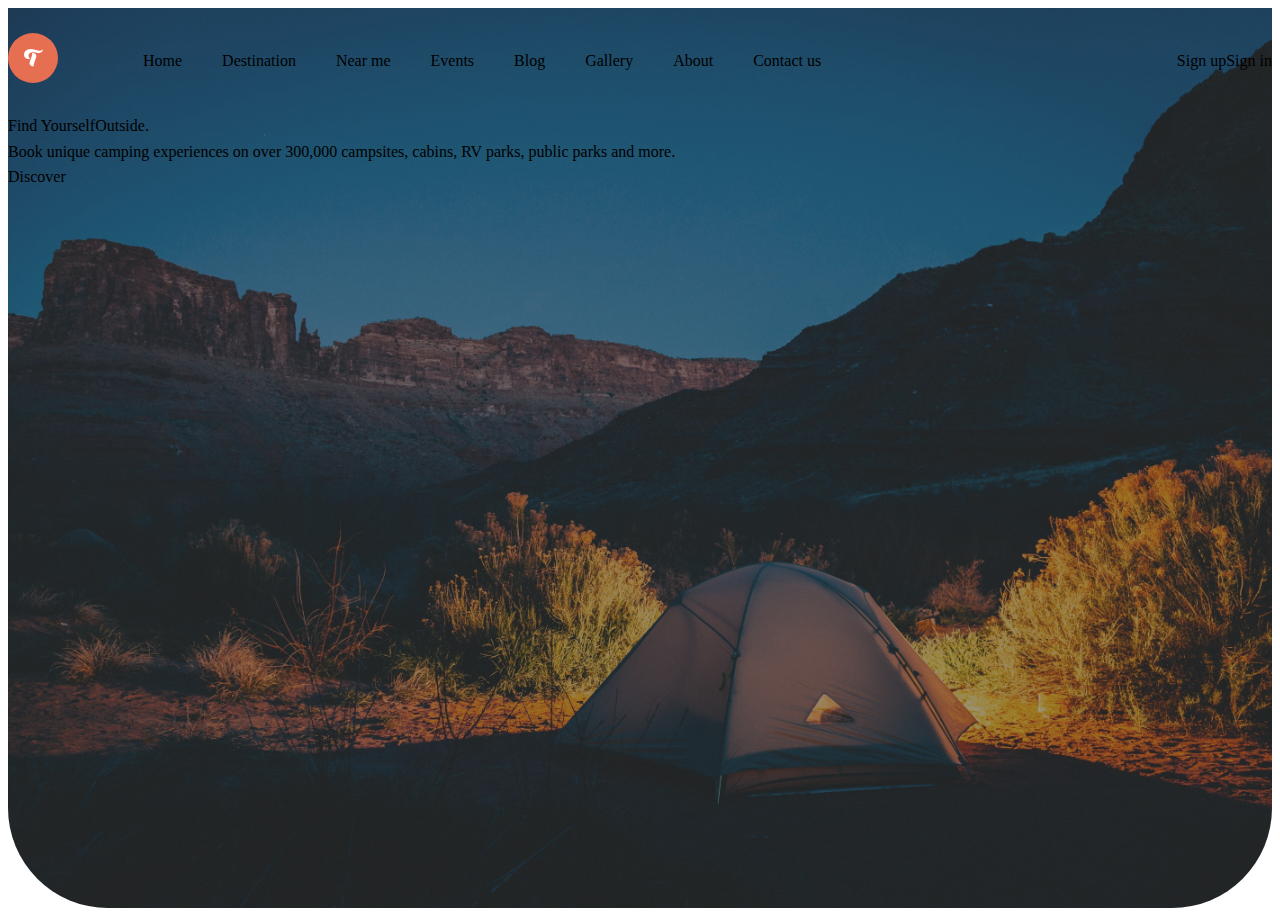
<file: index.html>
<html lang="en">
<head>
    <meta charset="UTF-8">
    <meta http-equiv="X-UA-Compatible" content="IE=edge">
    <meta name="viewport" content="width=device-width, initial-scale=1.0">
    <link rel="stylesheet" href="styles/app.css">
    <title>Camping Web</title>
</head>
<body>
    <header>
        <div class="container">
            <nav class="nav">
                <div class="nav__left center">
                    <div class="nav__logo">
                        <svg xmlns="http://www.w3.org/2000/svg" width="50" height="50" viewBox="0 0 50 50"><g transform="translate(0 -0.266)"><circle cx="25" cy="25" r="25" transform="translate(0 0.266)" fill="#e76f51"/><path d="M18.962-15.292a4.18,4.18,0,0,1-.3,1.237A3.231,3.231,0,0,1,17.951-13a3.642,3.642,0,0,1-1.139.756,5.089,5.089,0,0,1-1.6.373,7.131,7.131,0,0,1-1.757-.059q-.854-.137-1.7-.314t-1.678-.324A6.871,6.871,0,0,0,8.4-12.661a5.757,5.757,0,0,0-1.394.294,3.813,3.813,0,0,0-1.217.677,3.266,3.266,0,0,0-.854,1.119,3.674,3.674,0,0,0-.324,1.6,3.04,3.04,0,0,0,.236,1.227,4.13,4.13,0,0,0,.54.923,3.008,3.008,0,0,0,.579.579q.275.2.353.177a6.332,6.332,0,0,1-2.748.2A4.347,4.347,0,0,1,1.53-6.762,4.028,4.028,0,0,1,.313-8.46a4.731,4.731,0,0,1-.275-2.2,5.461,5.461,0,0,1,.638-2.12,5.239,5.239,0,0,1,1.355-1.6,6.385,6.385,0,0,1,1.953-1.031,8.462,8.462,0,0,1,2.434-.412,10.11,10.11,0,0,1,2.365.2q1.148.236,2.248.55t2.13.6a10.79,10.79,0,0,0,2.022.363,5.8,5.8,0,0,0,1.934-.167A4.707,4.707,0,0,0,18.962-15.292ZM7.93-9.343q.039-.118.147-.471a3.866,3.866,0,0,0,.147-.756,2.423,2.423,0,0,0-.049-.785.807.807,0,0,0-.422-.559q.393.02.471.02h.51a4.481,4.481,0,0,1,2.13.53,3.007,3.007,0,0,1,1.129,1.129,2.883,2.883,0,0,1,.353,1.384,3.964,3.964,0,0,1-.2,1.3L9.971-1.118Q9.932-1,9.824-.647a3.866,3.866,0,0,0-.147.756,2.423,2.423,0,0,0,.049.785.807.807,0,0,0,.422.559q-.393-.02-.471-.02h-.51A4.481,4.481,0,0,1,7.037.9,3.007,3.007,0,0,1,5.908-.225a2.883,2.883,0,0,1-.353-1.384,3.964,3.964,0,0,1,.2-1.3Z" transform="translate(15.989 32.095)" fill="#fff"/></g></svg>
                    </div>
                    <div class="nav__menus center">
                        <div class="nav__menu">Home</div>
                        <div class="nav__menu">Destination</div>
                        <div class="nav__menu">Near me</div>
                        <div class="nav__menu">Events</div>
                        <div class="nav__menu">Blog</div>
                        <div class="nav__menu">Gallery</div>
                        <div class="nav__menu">About</div>
                        <div class="nav__menu">Contact us</div>
                </div>
            </div>
                <div class="nav__right">
                    <div class="links center">
                        <div class="link">Sign up</div>
                        <div class="link">Sign in</div>
                    </div>
                </div>
            </nav>
            <div class="content">
                <div class="content__title">Find YourselfOutside.</div>
                <div class="content__caption">Book unique camping experiences on over 300,000 campsites, cabins, RV parks, public parks and more.</div>
                <div class="content__button">Discover</div>
            </div>
        </div>
    </header>
</body>
</html>
</file>
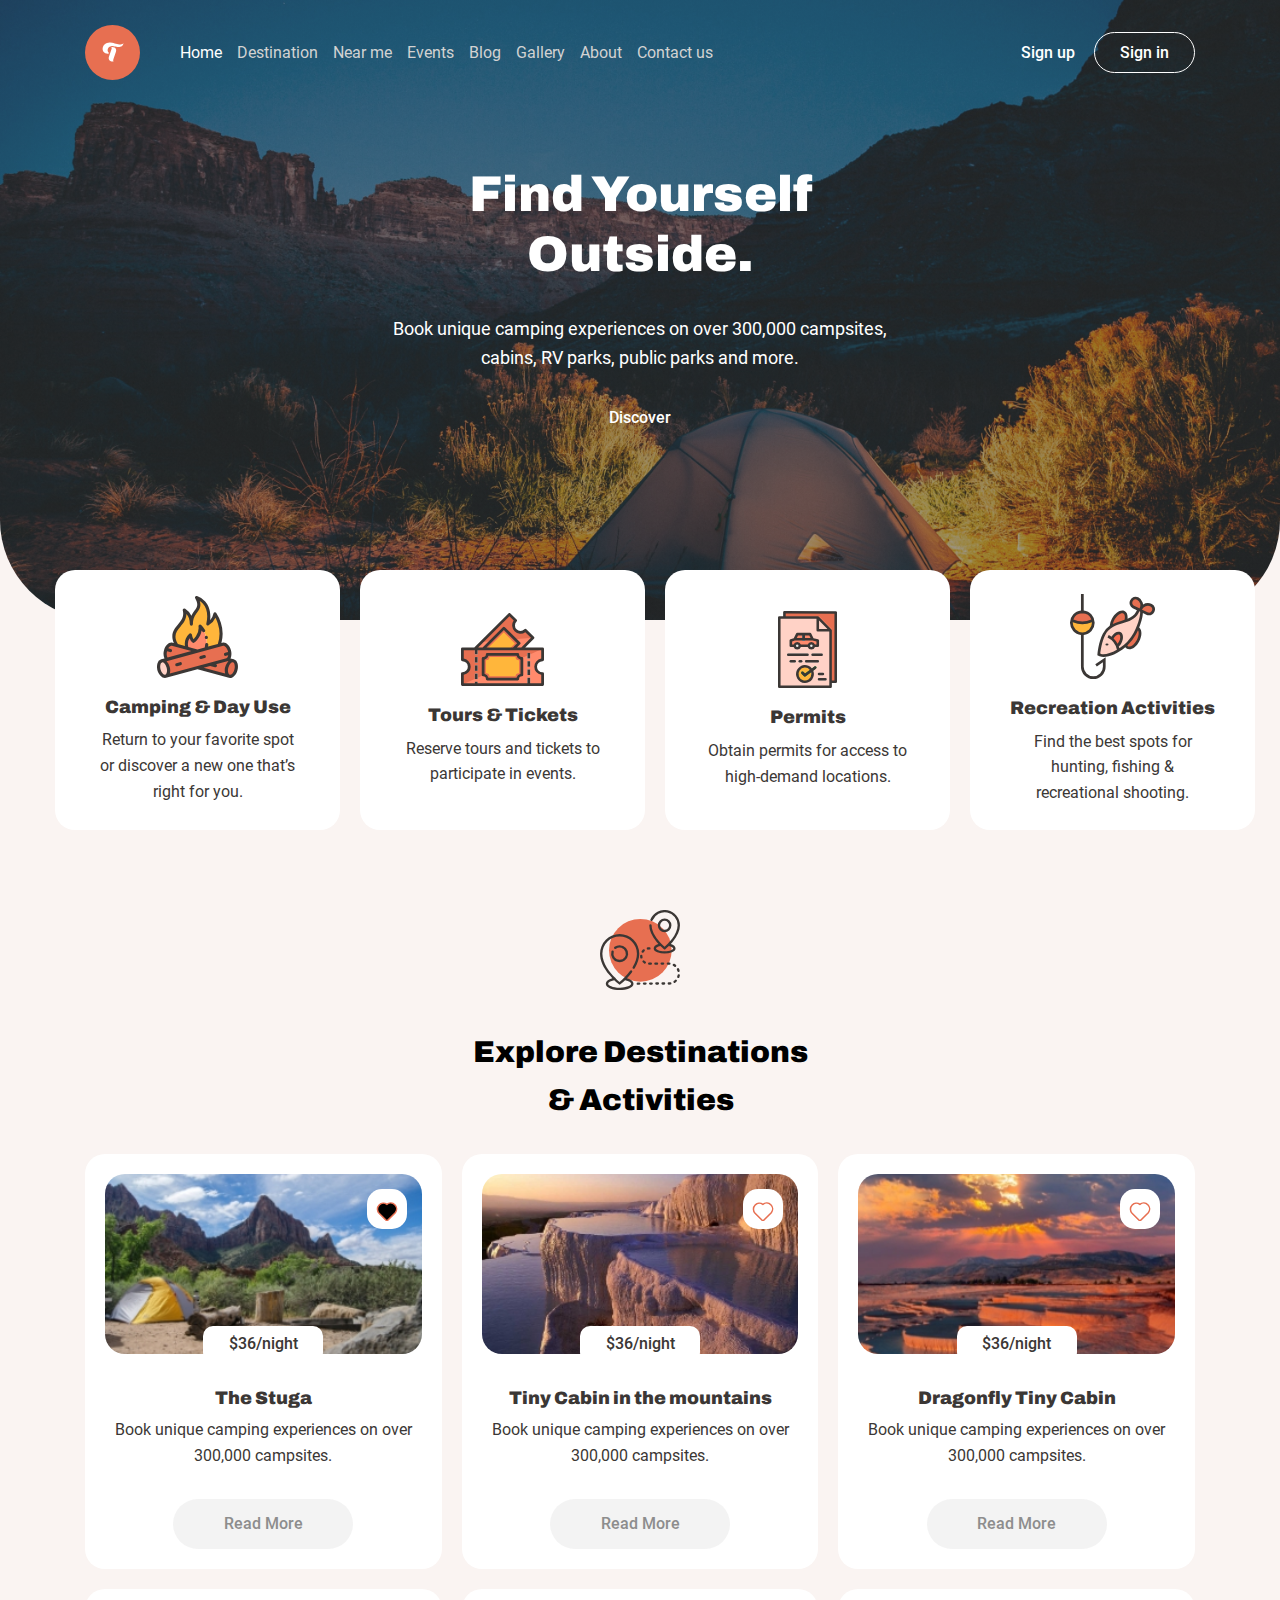
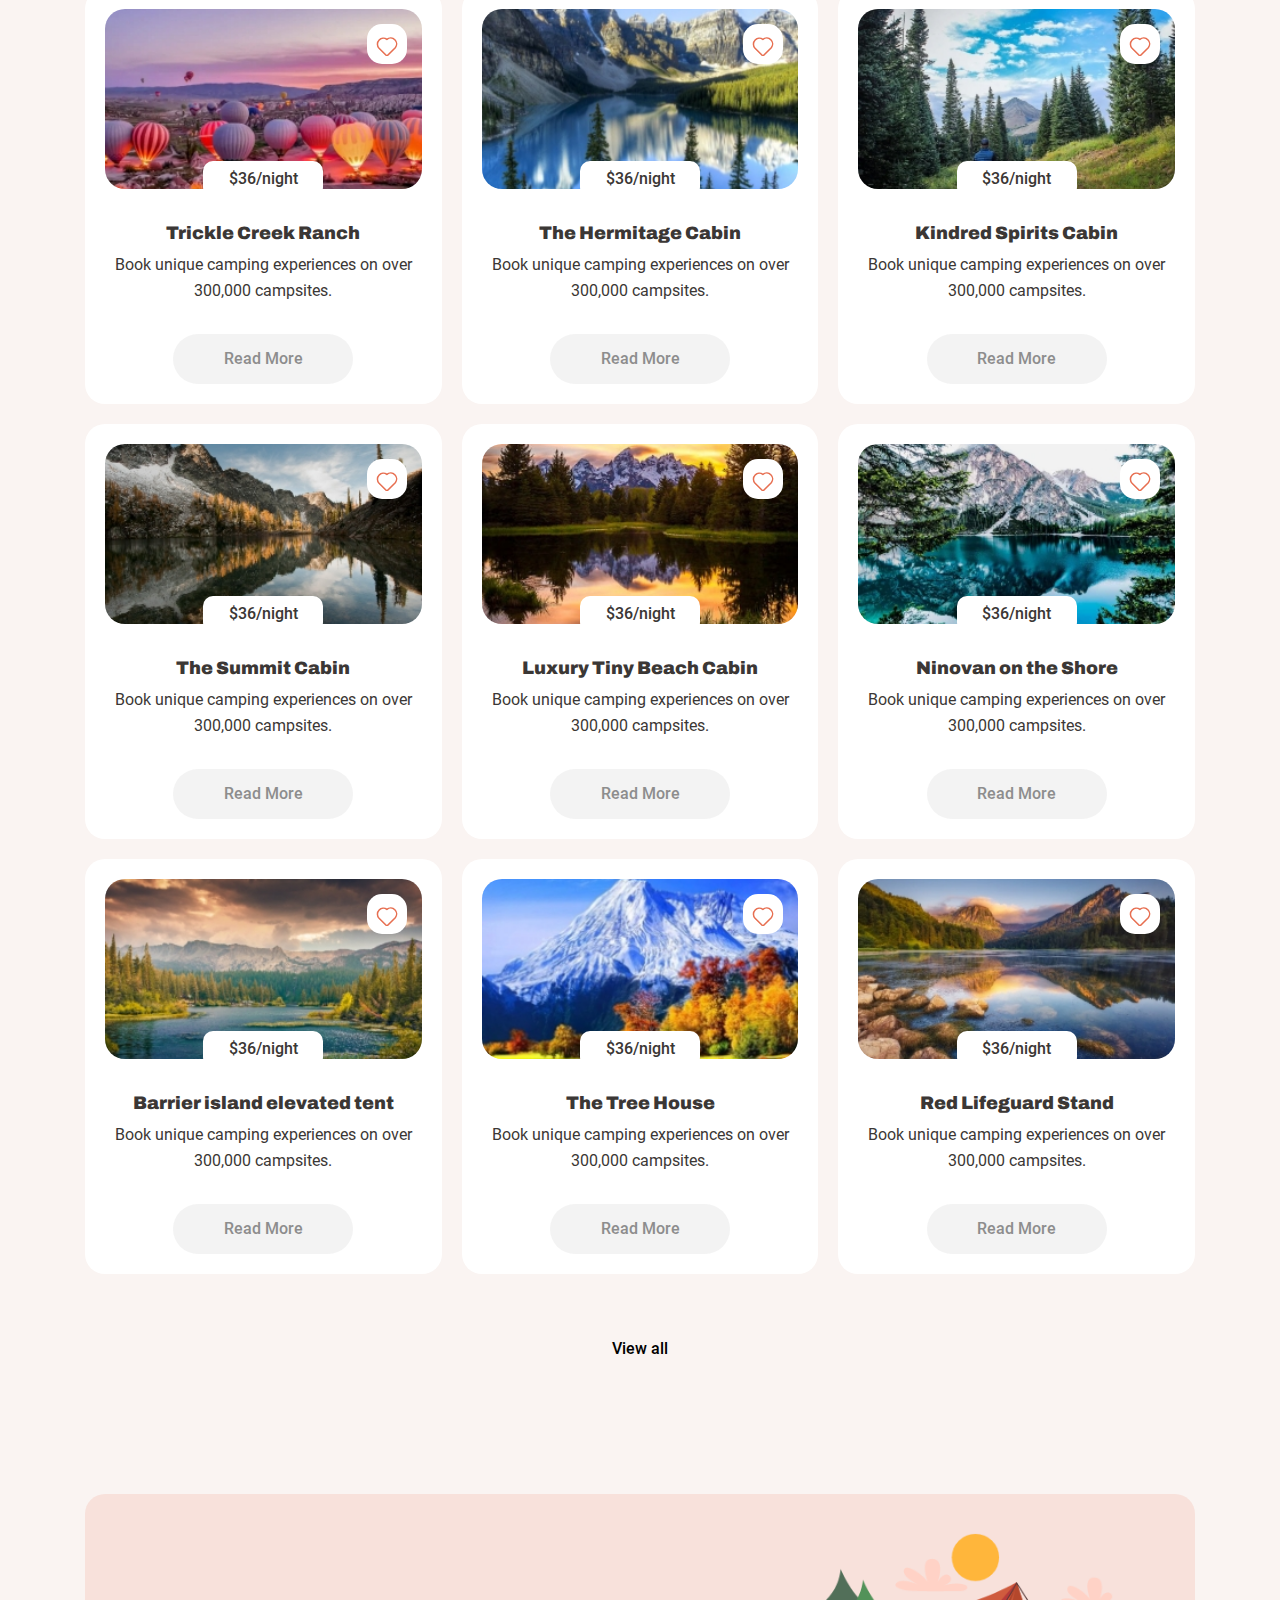
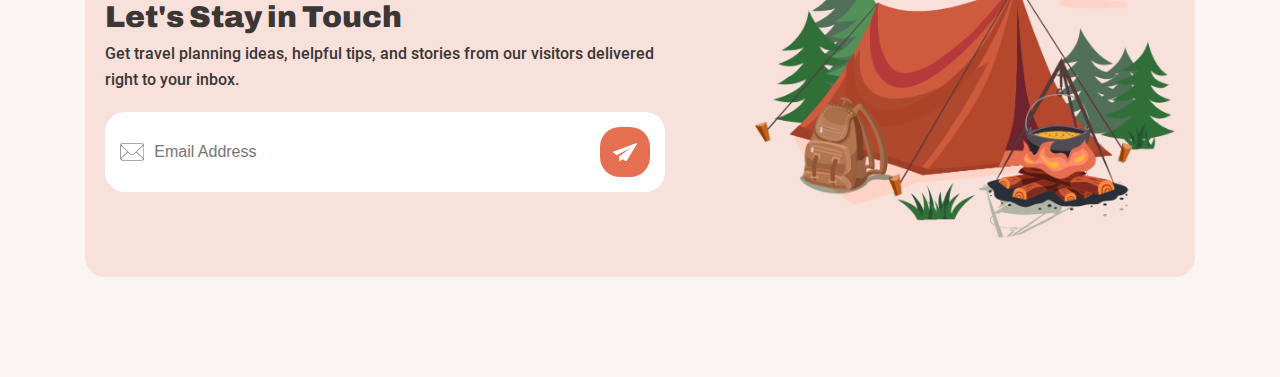
<file: نمونه کار از روی دوره/index.html>
<!doctype html>
<html lang="en">
<head>
    <meta charset="UTF-8">
    <meta name="viewport"
          content="width=device-width, user-scalable=no, initial-scale=1.0, maximum-scale=1.0, minimum-scale=1.0">
    <title>Camping Web</title>
    <link rel="icon" type="image/png" href="images/app-icon.png">
    <link rel="stylesheet" href="styles/reset.css">
    <link rel="stylesheet" href="styles/fonts.css">
    <link rel="stylesheet" href="styles/grid.css">
    <link rel="stylesheet" href="styles/app.css">
    <link rel="stylesheet" href="styles/responsive.css">
</head>
<body>

<header class="header">
    <div class="container">
        <nav class="nav">
           <div class="nav__wrapper">
               <a href="#" class="app-logo">
                   <img src="images/svgs/logo.svg" alt="Camping Web" class="app-logo__img">
               </a>
               <ul class="menu">
                   <li class="menu__item">
                       <a href="#" class="menu__link menu__link--active">Home</a>
                   </li>
                   <li class="menu__item">
                       <a href="#" class="menu__link">Destination</a>
                   </li>
                   <li class="menu__item">
                       <a href="#" class="menu__link">Near me</a>
                   </li>
                   <li class="menu__item">
                       <a href="#" class="menu__link">Events</a>
                   </li>
                   <li class="menu__item">
                       <a href="#" class="menu__link">Blog</a>
                   </li>
                   <li class="menu__item">
                       <a href="#" class="menu__link">Gallery</a>
                   </li>
                   <li class="menu__item">
                       <a href="#" class="menu__link">About</a>
                   </li>
                   <li class="menu__item">
                       <a href="#" class="menu__link">Contact us</a>
                   </li>
               </ul>
           </div>
            <div class="nav-menu">
                <h2 class="nav-menu__title">Camping Website</h2>
                <ul class="mobile-menu">
                    <li class="mobile-menu__item">
                        <a href="#" class="mobile-menu__link">Home</a>
                    </li>
                    <li class="mobile-menu__item">
                        <a href="#" class="mobile-menu__link">Destination</a>
                    </li>
                    <li class="mobile-menu__item">
                        <a href="#" class="mobile-menu__link">Near me</a>
                    </li>
                    <li class="mobile-menu__item">
                        <a href="#" class="mobile-menu__link">Events</a>
                    </li>
                    <li class="mobile-menu__item">
                        <a href="#" class="mobile-menu__link">Blog</a>
                    </li>
                    <li class="mobile-menu__item">
                        <a href="#" class="mobile-menu__link">Gallery</a>
                    </li>
                    <li class="mobile-menu__item">
                        <a href="#" class="mobile-menu__link">About</a>
                    </li>
                    <li class="mobile-menu__item">
                        <a href="#" class="mobile-menu__link">Contact us</a>
                    </li>
                </ul>
                <div class="nav-menu__links">
                    <a href="#" class="nav-menu__link">Sign up</a>
                    <a href="#" class="nav-menu__link nav-menu__link--border">Sign in</a>
                </div>
            </div>
            <div class="nav__links">
                <a href="#" class="nav__link">Sign up</a>
                <a href="#" class="nav__link nav__link--border">Sign in</a>
            </div>
            <div class="nav__btn">
                <span class="nav__btn-line"></span>
            </div>
        </nav>
        <div class="header-content">
            <h1 class="header-content__title">Find Yourself Outside.</h1>
            <p class="header-content__caption">Book unique camping experiences on over 300,000 campsites, cabins, RV parks, public parks and more.</p>
            <a href="#" class="btn header-content__link">Discover</a>
        </div>
    </div>
</header>
<main class="main">
    <div class="container">
        <section class="services">
            <div class="service">
                <img class="service__img" src="images/svgs/fire.svg" alt="Camping & Day Use">
                <h2 class="service__title">Camping & Day Use</h2>
                <p class="service__caption">Return to your favorite spot or discover a new one that’s right for you.</p>
            </div>
            <div class="service">
                <img class="service__img" src="images/svgs/tickets.svg" alt="Tours & Tickets">
                <h2 class="service__title">Tours & Tickets</h2>
                <p class="service__caption">Reserve tours and tickets to participate in events.</p>
            </div>
            <div class="service">
                <img class="service__img" src="images/svgs/paper.svg" alt="Permits">
                <h2 class="service__title">Permits</h2>
                <p class="service__caption">Obtain permits for access to high-demand locations.</p>
            </div>
            <div class="service">
                <img class="service__img" src="images/svgs/fish.svg" alt="Recreation Activities">
                <h2 class="service__title">Recreation Activities</h2>
                <p class="service__caption">Find the best spots for hunting, fishing & recreational shooting.</p>
            </div>
        </section>
        <section class="destinations">
            <img src="images/svgs/destination.svg" alt="destinations" class="destinations__logo">
            <h2 class="destinations__title">Explore Destinations & Activities</h2>
            <div class="destinations__places">
                <div class="place">
                    <div class="place__banner">
                        <img src="images/image1.jpg" alt="" class="place__img">
                        <div class="place__like">
                            <svg class="place__like-icon place__like-icon--fill" xmlns="http://www.w3.org/2000/svg" width="24.037"
                                 height="24.037" viewBox="0 0 24.037 24.037" fill="#fff" stroke="#e76f51"
                                 stroke-width="1.5">
                                <path id="Path_955" data-name="Path 955"
                                      d="M15.822,8.979v.029H4V-2.1A5.915,5.915,0,0,1,9.912-7.841a5.913,5.913,0,0,1,5.849,5.049,5.912,5.912,0,0,1,.061,11.772Z"
                                      transform="translate(2.716 20.496) rotate(-45)"/>
                            </svg>
                        </div>
                        <div class="place__price">
                            <p class="place__price-text">$36/night</p>
                        </div>
                    </div>
                    <h3 class="place__title">The Stuga</h3>
                    <p class="place__caption">Book unique camping experiences on over 300,000 campsites.</p>
                    <a href="#" class="btn place__link">Read More</a>
                </div>
                <div class="place">
                    <div class="place__banner">
                        <img src="images/image2.jpg" alt="" class="place__img">
                        <div class="place__like">
                            <svg class="place__like-icon" xmlns="http://www.w3.org/2000/svg" width="24.037"
                                 height="24.037" viewBox="0 0 24.037 24.037" fill="#fff" stroke="#e76f51"
                                 stroke-width="1.5">
                                <path id="Path_955" data-name="Path 955"
                                      d="M15.822,8.979v.029H4V-2.1A5.915,5.915,0,0,1,9.912-7.841a5.913,5.913,0,0,1,5.849,5.049,5.912,5.912,0,0,1,.061,11.772Z"
                                      transform="translate(2.716 20.496) rotate(-45)"/>
                            </svg>
                        </div>
                        <div class="place__price">
                            <p class="place__price-text">$36/night</p>
                        </div>
                    </div>
                    <h3 class="place__title">Tiny Cabin in the mountains</h3>
                    <p class="place__caption">Book unique camping experiences on over 300,000 campsites.</p>
                    <a href="#" class="btn place__link">Read More</a>
                </div>
                <div class="place">
                    <div class="place__banner">
                        <img src="images/image3.jpg" alt="" class="place__img">
                        <div class="place__like">
                            <svg class="place__like-icon" xmlns="http://www.w3.org/2000/svg" width="24.037"
                                 height="24.037" viewBox="0 0 24.037 24.037" fill="#fff" stroke="#e76f51"
                                 stroke-width="1.5">
                                <path id="Path_955" data-name="Path 955"
                                      d="M15.822,8.979v.029H4V-2.1A5.915,5.915,0,0,1,9.912-7.841a5.913,5.913,0,0,1,5.849,5.049,5.912,5.912,0,0,1,.061,11.772Z"
                                      transform="translate(2.716 20.496) rotate(-45)"/>
                            </svg>
                        </div>
                        <div class="place__price">
                            <p class="place__price-text">$36/night</p>
                        </div>
                    </div>
                    <h3 class="place__title">Dragonfly Tiny Cabin</h3>
                    <p class="place__caption">Book unique camping experiences on over 300,000 campsites.</p>
                    <a href="#" class="btn place__link">Read More</a>
                </div>
                <div class="place">
                    <div class="place__banner">
                        <img src="images/image4.jpg" alt="" class="place__img">
                        <div class="place__like">
                            <svg class="place__like-icon" xmlns="http://www.w3.org/2000/svg" width="24.037"
                                 height="24.037" viewBox="0 0 24.037 24.037" fill="#fff" stroke="#e76f51"
                                 stroke-width="1.5">
                                <path id="Path_955" data-name="Path 955"
                                      d="M15.822,8.979v.029H4V-2.1A5.915,5.915,0,0,1,9.912-7.841a5.913,5.913,0,0,1,5.849,5.049,5.912,5.912,0,0,1,.061,11.772Z"
                                      transform="translate(2.716 20.496) rotate(-45)"/>
                            </svg>
                        </div>
                        <div class="place__price">
                            <p class="place__price-text">$36/night</p>
                        </div>
                    </div>
                    <h3 class="place__title">Trickle Creek Ranch</h3>
                    <p class="place__caption">Book unique camping experiences on over 300,000 campsites.</p>
                    <a href="#" class="btn place__link">Read More</a>
                </div>
                <div class="place">
                    <div class="place__banner">
                        <img src="images/image5.jpg" alt="" class="place__img">
                        <div class="place__like">
                            <svg class="place__like-icon" xmlns="http://www.w3.org/2000/svg" width="24.037"
                                 height="24.037" viewBox="0 0 24.037 24.037" fill="#fff" stroke="#e76f51"
                                 stroke-width="1.5">
                                <path id="Path_955" data-name="Path 955"
                                      d="M15.822,8.979v.029H4V-2.1A5.915,5.915,0,0,1,9.912-7.841a5.913,5.913,0,0,1,5.849,5.049,5.912,5.912,0,0,1,.061,11.772Z"
                                      transform="translate(2.716 20.496) rotate(-45)"/>
                            </svg>
                        </div>
                        <div class="place__price">
                            <p class="place__price-text">$36/night</p>
                        </div>
                    </div>
                    <h3 class="place__title">The Hermitage Cabin</h3>
                    <p class="place__caption">Book unique camping experiences on over 300,000 campsites.</p>
                    <a href="#" class="btn place__link">Read More</a>
                </div>
                <div class="place">
                    <div class="place__banner">
                        <img src="images/image6.jpg" alt="" class="place__img">
                        <div class="place__like">
                            <svg class="place__like-icon" xmlns="http://www.w3.org/2000/svg" width="24.037"
                                 height="24.037" viewBox="0 0 24.037 24.037" fill="#fff" stroke="#e76f51"
                                 stroke-width="1.5">
                                <path id="Path_955" data-name="Path 955"
                                      d="M15.822,8.979v.029H4V-2.1A5.915,5.915,0,0,1,9.912-7.841a5.913,5.913,0,0,1,5.849,5.049,5.912,5.912,0,0,1,.061,11.772Z"
                                      transform="translate(2.716 20.496) rotate(-45)"/>
                            </svg>
                        </div>
                        <div class="place__price">
                            <p class="place__price-text">$36/night</p>
                        </div>
                    </div>
                    <h3 class="place__title">Kindred Spirits Cabin</h3>
                    <p class="place__caption">Book unique camping experiences on over 300,000 campsites.</p>
                    <a href="#" class="btn place__link">Read More</a>
                </div>
                <div class="place">
                    <div class="place__banner">
                        <img src="images/image7.jpg" alt="" class="place__img">
                        <div class="place__like">
                            <svg class="place__like-icon" xmlns="http://www.w3.org/2000/svg" width="24.037"
                                 height="24.037" viewBox="0 0 24.037 24.037" fill="#fff" stroke="#e76f51"
                                 stroke-width="1.5">
                                <path id="Path_955" data-name="Path 955"
                                      d="M15.822,8.979v.029H4V-2.1A5.915,5.915,0,0,1,9.912-7.841a5.913,5.913,0,0,1,5.849,5.049,5.912,5.912,0,0,1,.061,11.772Z"
                                      transform="translate(2.716 20.496) rotate(-45)"/>
                            </svg>
                        </div>
                        <div class="place__price">
                            <p class="place__price-text">$36/night</p>
                        </div>
                    </div>
                    <h3 class="place__title">The Summit Cabin</h3>
                    <p class="place__caption">Book unique camping experiences on over 300,000 campsites.</p>
                    <a href="#" class="btn place__link">Read More</a>
                </div>
                <div class="place">
                    <div class="place__banner">
                        <img src="images/image8.jpg" alt="" class="place__img">
                        <div class="place__like">
                            <svg class="place__like-icon" xmlns="http://www.w3.org/2000/svg" width="24.037"
                                 height="24.037" viewBox="0 0 24.037 24.037" fill="#fff" stroke="#e76f51"
                                 stroke-width="1.5">
                                <path id="Path_955" data-name="Path 955"
                                      d="M15.822,8.979v.029H4V-2.1A5.915,5.915,0,0,1,9.912-7.841a5.913,5.913,0,0,1,5.849,5.049,5.912,5.912,0,0,1,.061,11.772Z"
                                      transform="translate(2.716 20.496) rotate(-45)"/>
                            </svg>
                        </div>
                        <div class="place__price">
                            <p class="place__price-text">$36/night</p>
                        </div>
                    </div>
                    <h3 class="place__title">Luxury Tiny Beach Cabin</h3>
                    <p class="place__caption">Book unique camping experiences on over 300,000 campsites.</p>
                    <a href="#" class="btn place__link">Read More</a>
                </div>
                <div class="place">
                    <div class="place__banner">
                        <img src="images/image9.jpg" alt="" class="place__img">
                        <div class="place__like">
                            <svg class="place__like-icon" xmlns="http://www.w3.org/2000/svg" width="24.037"
                                 height="24.037" viewBox="0 0 24.037 24.037" fill="#fff" stroke="#e76f51"
                                 stroke-width="1.5">
                                <path id="Path_955" data-name="Path 955"
                                      d="M15.822,8.979v.029H4V-2.1A5.915,5.915,0,0,1,9.912-7.841a5.913,5.913,0,0,1,5.849,5.049,5.912,5.912,0,0,1,.061,11.772Z"
                                      transform="translate(2.716 20.496) rotate(-45)"/>
                            </svg>
                        </div>
                        <div class="place__price">
                            <p class="place__price-text">$36/night</p>
                        </div>
                    </div>
                    <h3 class="place__title">Ninovan on the Shore</h3>
                    <p class="place__caption">Book unique camping experiences on over 300,000 campsites.</p>
                    <a href="#" class="btn place__link">Read More</a>
                </div>
                <div class="place">
                    <div class="place__banner">
                        <img src="images/image10.jpg" alt="" class="place__img">
                        <div class="place__like">
                            <svg class="place__like-icon" xmlns="http://www.w3.org/2000/svg" width="24.037"
                                 height="24.037" viewBox="0 0 24.037 24.037" fill="#fff" stroke="#e76f51"
                                 stroke-width="1.5">
                                <path id="Path_955" data-name="Path 955"
                                      d="M15.822,8.979v.029H4V-2.1A5.915,5.915,0,0,1,9.912-7.841a5.913,5.913,0,0,1,5.849,5.049,5.912,5.912,0,0,1,.061,11.772Z"
                                      transform="translate(2.716 20.496) rotate(-45)"/>
                            </svg>
                        </div>
                        <div class="place__price">
                            <p class="place__price-text">$36/night</p>
                        </div>
                    </div>
                    <h3 class="place__title">Barrier island elevated tent</h3>
                    <p class="place__caption">Book unique camping experiences on over 300,000 campsites.</p>
                    <a href="#" class="btn place__link">Read More</a>
                </div>
                <div class="place">
                    <div class="place__banner">
                        <img src="images/image11.jpg" alt="" class="place__img">
                        <div class="place__like">
                            <svg class="place__like-icon" xmlns="http://www.w3.org/2000/svg" width="24.037"
                                 height="24.037" viewBox="0 0 24.037 24.037" fill="#fff" stroke="#e76f51"
                                 stroke-width="1.5">
                                <path id="Path_955" data-name="Path 955"
                                      d="M15.822,8.979v.029H4V-2.1A5.915,5.915,0,0,1,9.912-7.841a5.913,5.913,0,0,1,5.849,5.049,5.912,5.912,0,0,1,.061,11.772Z"
                                      transform="translate(2.716 20.496) rotate(-45)"/>
                            </svg>
                        </div>
                        <div class="place__price">
                            <p class="place__price-text">$36/night</p>
                        </div>
                    </div>
                    <h3 class="place__title">The Tree House</h3>
                    <p class="place__caption">Book unique camping experiences on over 300,000 campsites.</p>
                    <a href="#" class="btn place__link">Read More</a>
                </div>
                <div class="place">
                    <div class="place__banner">
                        <img src="images/image12.jpg" alt="" class="place__img">
                        <div class="place__like">
                            <svg class="place__like-icon" xmlns="http://www.w3.org/2000/svg" width="24.037"
                                 height="24.037" viewBox="0 0 24.037 24.037" fill="#fff" stroke="#e76f51"
                                 stroke-width="1.5">
                                <path id="Path_955" data-name="Path 955"
                                      d="M15.822,8.979v.029H4V-2.1A5.915,5.915,0,0,1,9.912-7.841a5.913,5.913,0,0,1,5.849,5.049,5.912,5.912,0,0,1,.061,11.772Z"
                                      transform="translate(2.716 20.496) rotate(-45)"/>
                            </svg>
                        </div>
                        <div class="place__price">
                            <p class="place__price-text">$36/night</p>
                        </div>
                    </div>
                    <h3 class="place__title">Red Lifeguard Stand</h3>
                    <p class="place__caption">Book unique camping experiences on over 300,000 campsites.</p>
                    <a href="#" class="btn place__link">Read More</a>
                </div>
            </div>
            <a href="#" class="btn destinations__btn">View all</a>
        </section>
        <section class="newsletter">
            <div class="newsletter__content">
                <h2 class="newsletter__title">Let's Stay in Touch</h2>
                <p class="newsletter__caption">Get travel planning ideas, helpful tips, and stories from our visitors delivered right to your inbox.</p>
                <div class="newsletter__email-box">
                    <form class="newsletter__form">
                        <svg class="newsletter__email-icon" xmlns="http://www.w3.org/2000/svg" width="24.242" height="17.746" viewBox="0 0 24.242 17.746">
                            <path id="Path_908" data-name="Path 908" d="M26.215,17.058H8.027A3.03,3.03,0,0,0,5,20.085V31.777A3.031,3.031,0,0,0,8.027,34.8H26.215a3.031,3.031,0,0,0,3.027-3.027V20.085A3.03,3.03,0,0,0,26.215,17.058Zm-18.188.857H26.215a2.168,2.168,0,0,1,1.829,1.007l-9.328,8.81a2.354,2.354,0,0,1-3.189,0L6.2,18.923A2.169,2.169,0,0,1,8.027,17.915ZM5.878,32.062a2.207,2.207,0,0,1-.021-.285V20.085a2.163,2.163,0,0,1,.021-.285l6.491,6.131Zm20.337,1.885H8.027A2.168,2.168,0,0,1,6.2,32.94l6.8-6.419,1.944,1.835a3.22,3.22,0,0,0,4.366,0l1.943-1.835,6.8,6.418A2.167,2.167,0,0,1,26.215,33.947Zm2.169-13.862V31.777a2.2,2.2,0,0,1-.021.285l-6.491-6.131L28.364,19.8A2.251,2.251,0,0,1,28.384,20.085Z" transform="translate(-5 -17.058)" fill="#8d8d8d"/>
                        </svg>
                        <input type="text" class="newsletter__input" placeholder="Email Address">
                        <button class="newsletter__submit" type="submit">
                            <svg xmlns="http://www.w3.org/2000/svg" width="24.162" height="18.23" viewBox="0 0 24.162 18.23">
                                <path id="Path_909" data-name="Path 909" d="M9.778,15.82,6.954,17.7a.55.55,0,0,1-.816-.439V13.121l11.546-8.66L3.88,11.8.3,9.356A.748.748,0,0,1,.491,8.039L23.709-.37c.314-.126.565.251.377.565L13.606,17.514a.773.773,0,0,1-1.067.188Z" transform="translate(0.012 0.395)" fill="#fff" fill-rule="evenodd"/>
                            </svg>
                        </button>
                    </form>
                </div>
            </div>
            <div class="newsletter__banner">
                <img src="images/tent.png" alt="newsletter" class="newsletter__img">
            </div>
        </section>
    </div>
</main>
<script src="scripts/app.js"></script>
</body>
</html>
</file>
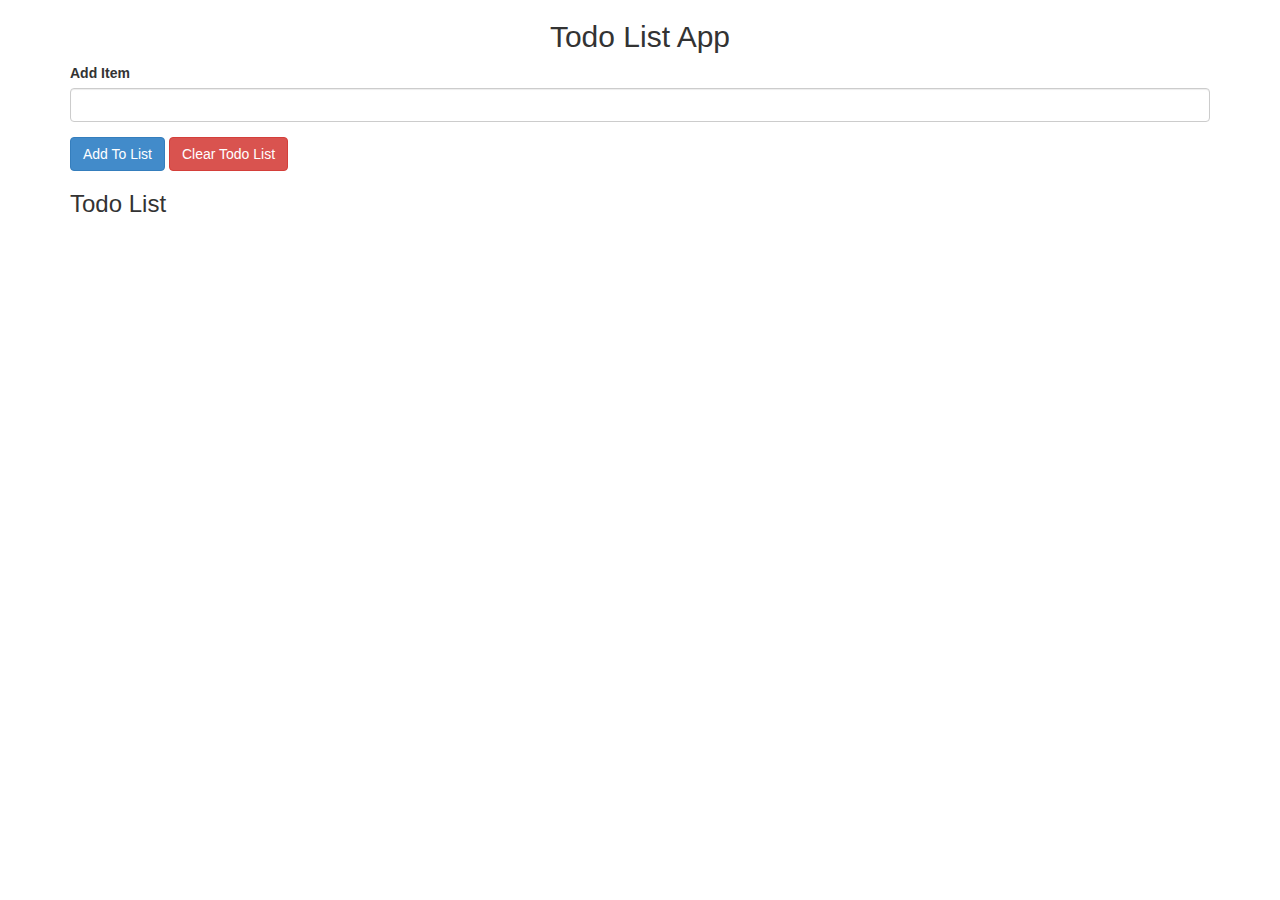
<file: نمونه کار/193-coding-of-localstorage-todolist-project-4/source/index.html>
<!DOCTYPE html>
<html lang="en">
  <head>
    <meta charset="utf-8" />
    <meta http-equiv="X-UA-Compatible" content="IE=edge" />
    <meta name="viewport" content="width=device-width, initial-scale=1" />
    <meta name="description" content="SabzLearn TodoList" />
    <meta name="author" content="SabzLearn" />
    <title>SabzLearn | Js | 193</title>

    <!-- Bootstrap -->
    <link href="css/bootstrap.min.css" rel="stylesheet" />
    <link href="css/style.css" rel="stylesheet" />
  </head>
  <body>
    <div class="container">
      <h2 class="text-center">Todo List App</h2>

      <div class="form-group">
        <label for="itemInput">Add Item</label>
        <input type="text" class="form-control" name="" id="itemInput" />
      </div>
      <button id="addButton" class="btn btn-primary">Add To List</button>
      <button id="clearButton" class="btn btn-danger">Clear Todo List</button>
      <h3>Todo List</h3>
      <ul id="todoList">
        
      </ul>
    </div>

    <script type="text/javascript" src="js/app.js"></script>
  </body>
</html>
</file>
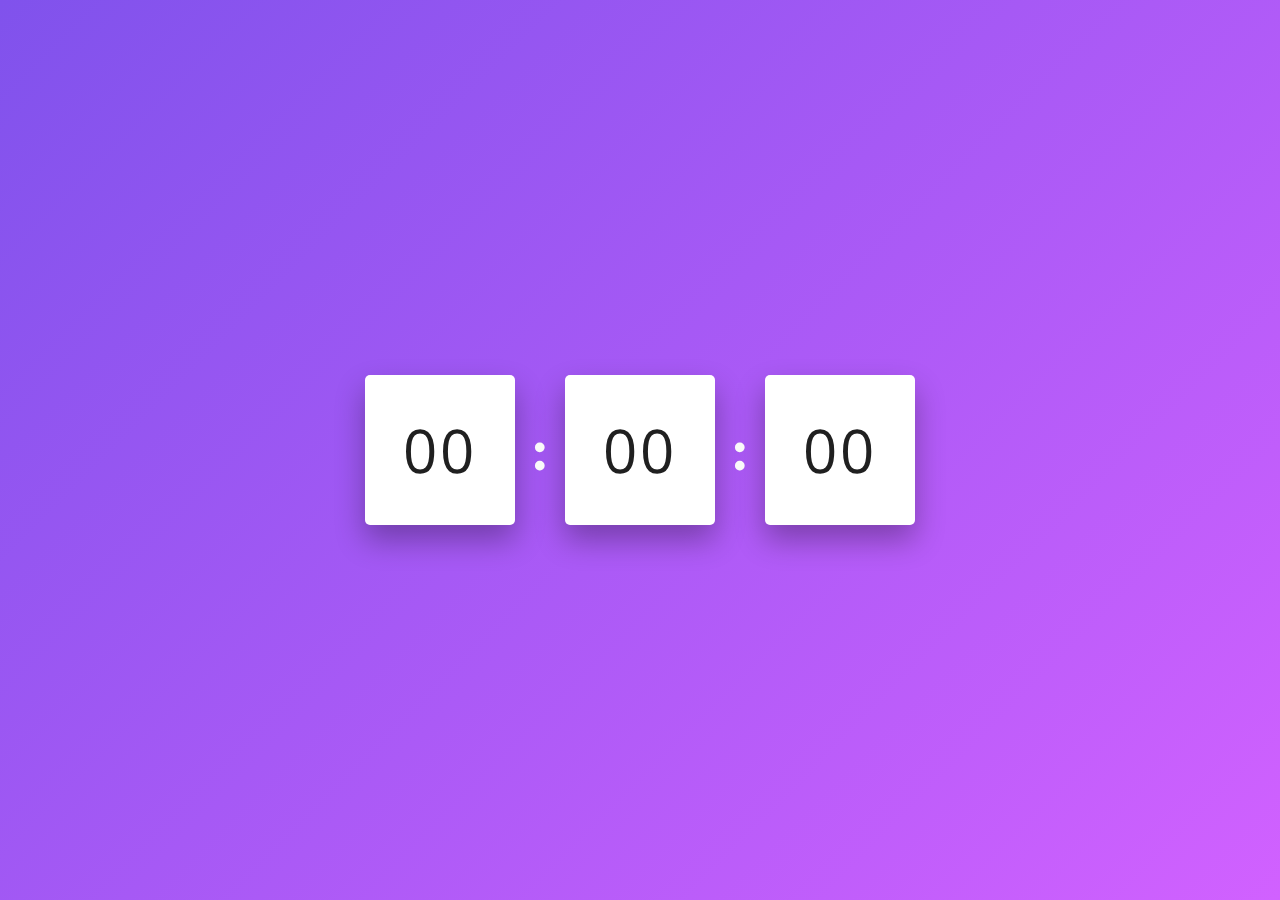
<file: نمونه کار/216-coding-of-digital-clock/216-coding-of-digital-clock/source/index.html>
<!DOCTYPE html>
<html lang="en">
<head>
   <title>Digital Clock Javascript</title>
   <!--Google Font-->
   <link href="https://fonts.googleapis.com/css2?family=Open+Sans:wght@700&display=swap" rel="stylesheet">
   <!--Stylesheet-->
   <link rel="stylesheet" href="css/style.css">
   
</head>
<body>
    <div class="clock">
        <div id="hour">00</div>
        <span>:</span>
        <div id="minute">00</div>
        <span>:</span>
        <div id="seconds">00</div>
    </div>
    <!--Script-->
    <script src="js/script.js"></script>
</body>
</html>
</file>
<file: styles/app.css>
:root{
    --orange: #E76F51;
}
html{
    box-sizing: border-box;
    font-size: 62.5%; /* 10px */
}
*,*:after,*:before{
    box-sizing: inherit;
}
body{
    line-height: 1.6;
    font-size: 1.6rem;
    font-family: "Roboto";
   
}



/*

-- Helper Class --

*/
.center{
    display: flex;
    justify-content: center;
    align-items: center;
}








/* ------------Header------------------ */
header{
    background-image: url('../images/header-bg.jpg');
    background: linear-gradient(rgba(59, 55, 53, 0.5), rgba(59, 55, 53, 0.5)), url("../images/header-bg.jpg");
    background-position: center;
    background-size: cover;
    min-height: 100vh;
    border-bottom-left-radius: 10rem;
    border-bottom-right-radius: 10rem;
    background-color: #707070;
}
.nav{
  display: flex;
  justify-content: space-between;
  align-items: center;
  padding: 2.5rem 0;
}
.nav__left{

}
.nav__logo{
    display: block;
    width: 5.5rem;
    height: 5.5rem;
    margin-right: 4rem;
}
.nav__menus{
    
}
.nav__menu{
    padding-left: 4rem;
}
.nav__right{

}
.links{

}
.link{

}
.link{

}
.content{

}
.content__title{

}
.content__caption{

}
.content__button{

}
</file>
<file: نمونه کار از روی دوره/styles/fonts.css>
@font-face {
    font-family: "Roboto";
    src: url("../fonts/Roboto/Roboto-Regular.ttf") format("truetype");
}

@font-face {
    font-family: "Roboto Medium";
    src: url("../fonts/Roboto/Roboto-Medium.ttf") format("truetype");
}


@font-face {
    font-family: "Archivo Black";
    src: url("../fonts/Archivo/Archivo-Black.ttf") format("truetype");
}
</file>
<file: نمونه کار از روی دوره/styles/grid.css>
.container {
    width: 100%;
    padding-right: 1.5rem;
    padding-left: 1.5rem;
    margin-right: auto;
    margin-left: auto;
}

@media (min-width: 576px) {
    .container {
        width: 54rem;
    }
}

@media (min-width: 768px) {
    .container {
        width: 72rem;
    }
}

@media (min-width: 992px) {
    .container {
        width: 96rem;
    }
}

@media (min-width: 1200px) {
    .container {
        width: 114rem;
    }
}
@media (min-width: 1400px) {
    .container {
        width: 137rem;
    }
}
</file>
<file: نمونه کار از روی دوره/styles/app.css>
:root {
    --primary-color: #E76F51;
    --secondary-color:#F8E1DB;
    --white: #fff;
    --grey: #D2D2D2;
    --dark: #3B3735;
    --app-bg:#FAF4F2;
    --primary-font: "Roboto", Arial, Helvetica, sans-serif;
    --primary-font-md: "Roboto Medium", Arial, Helvetica, sans-serif;
    --secondary-font: "Archivo Black", Arial, Helvetica, sans-serif;
}

html {
    box-sizing: border-box;
    font-size: 62.5%; /* 10px */
}

*, *:after, *:before {
    box-sizing: inherit;
}

body {
    line-height: 1.6;
    font-size: 1.6rem;
    font-family: "Roboto";
    background-color: var(--app-bg);
}

/*

-- Reset Style --

*/

a {
    text-decoration: none;
}

/*

-- Helper Class --

*/

/*

-- Component --

*/
.btn{
    display: block;
    border-radius: 10rem;
    color: var(--white);
    background-color: var(--dark);
    width: 18rem;
    height: 5rem;
    display: flex;
    justify-content: center;
    align-items: center;
    margin-right: auto;
    margin-left: auto;
    font-family: "Roboto Medium";
}

/*

-- App Style --

*/

.header {
    background: linear-gradient(rgba(59, 55, 53, 0.5), rgba(59, 55, 53, 0.5)), url("../images/header-bg.jpg");
    background-position: center;
    background-size: cover;
    min-height: 85vh;
    border-bottom-left-radius: 10rem;
    border-bottom-right-radius: 10rem;
}

/*

=======
  Nav
=======

*/
.nav {
    display: flex;
    justify-content: space-between;
    align-items: center;
    padding: 2.5rem 0;
}
.nav__wrapper{
    display: flex;
    align-items: center;
}
/*

==============
   App Logo
==============

*/
.app-logo {
    display: block;
    width: 5.5rem;
    height: 5.5rem;
    margin-right: 4rem;
}

.app-logo__img {
    width: 100%;
    height: 100%;
}
/*

=======================
  Main Menu (desktop)
=======================

*/
.menu {
    display: none;
}

.menu__item {
    margin-right: 1.5rem;
}

.menu__link {
    color: var(--grey);
    transition: color 100ms ease-in;
}
.menu__link:hover{
    color: var(--white);
}
.menu__link--active{
    color: var(--white);
    position: relative;
    z-index: 1;
}
.menu__link--active::before{
    content: ' ';
    position: absolute;
    right: 0;
    left: 0;
    top: 7px;
    width: 4rem;
    height: 0.3rem;
    border-radius: 10rem;
    background-color: var(--orange);
    transform: rotate(45deg);
    z-index: -1;

    margin: 0 auto;
}
/*

======================
    Navigation Menu
======================

*/
.nav-menu {
    position: fixed;
    top: 0;
    left: -25rem;
    bottom: 0;
    width: 25rem;
    background-color: var(--dark);
    padding: 2.5rem;
    transition: all 250ms ease-in-out;
}
.nav-menu--open{
    left: 0;
}
.nav-menu__title{
    color: var(--white);
    font-size: 2rem;
    font-family: "Archivo Black";
    border-bottom: 1px solid var(--white);
    padding-bottom: 1rem;
    margin-bottom: 2rem;
    text-align: center;
}
/*

==============
  Mobile Menu
==============

*/

.mobile-menu {
    margin-bottom: 3rem;
}

.mobile-menu__item {
    margin-bottom: 1rem;
}

.mobile-menu__link {
    color: var(--white);
    position: relative;
    transition: all 250ms ease-in-out;
}

.mobile-menu__link::before{
    content: " ";
    position: absolute;
    left: 0;
    top: 0;
    bottom: 0;
    margin: auto;
    width: 0;
    height: 0.3rem;
    border-radius: 5rem;
    background-color: var(--orange);
    transition: all 250ms ease-in-out;
}
.mobile-menu__link:hover{
    padding-left: 2.2rem;
}
.mobile-menu__link:hover::before{
    width: 1.6rem;
}

/*

==============
   Nav Links
==============

*/
.nav-menu__links {
    display: flex;
}

.nav-menu__link {
    color: var(--white);
    border: 1px solid var(--white);
    display: block;
    padding: 1rem;
    flex-grow: 1;
    text-align: center;
    transition: all 100ms ease-in;
}
.nav-menu__link:hover{
    background-color: #fff;
    color: var(--dark);
}
.nav-menu__link--border {

}
/*

=================
   Header Links
=================

*/
.nav__links {
    display: none;
}

.nav__link {
    color: var(--white);
    font-family: "Roboto Medium";
    margin-left: 1.5rem;
}

.nav__link--border {
    border: 1px solid var(--white);
    padding: 1rem 2.5rem;
    border-radius: 10rem;
    transition: all 100ms ease-in;
}
.nav__link--border:hover{
    background-color: var(--white);
    color: var(--dark);
}

/*

=============
   Nav Btn
=============

*/
.nav__btn {
    background-color: var(--white);
    width: 5.5rem;
    height: 5.5rem;
    border-radius: 2rem;
    display: flex;
    justify-content: center;
    align-items: center;
    cursor: pointer;
}

.nav__btn-line {
    display: block;
    width: 3rem;
    height: 0.3rem;
    border-radius: 5rem;
    background-color: var(--orange);
    position: relative;
    transition: all 150ms ease-in-out;
}

.nav__btn-line::before,
.nav__btn-line::after {
    content: ' ';
    position: absolute;
    width: 3rem;
    height: 0.3rem;
    border-radius: 5rem;
    background-color: var(--orange);
    transition: all 200ms ease-in-out;
}

.nav__btn-line::before {
    top: -0.8rem;
}

.nav__btn-line::after {
    top: 0.8rem;
}

.nav__btn--open .nav__btn-line {
    background-color: transparent;
}

.nav__btn--open .nav__btn-line::before {
    transform: translateY(8px) rotate(45deg);
}

.nav__btn--open .nav__btn-line::after {
    transform: translateY(-8px) rotate(-45deg);
}


/*

==================
  Header Content
==================

*/

.header-content{
    text-align: center;
    color: var(--white);
    margin-top: 6rem;
}
.header-content__title{
    font-family: "Archivo Black";
    font-size: 5rem;
    line-height: 1.2;
    max-width: 35rem;
    margin: 0 auto 3rem auto;

}
.header-content__caption{
    font-size: 1.8rem;
    max-width: 34rem;
    margin: 0 auto 2rem auto;
}
.header-content__link{
    background-color: var(--orange);
}


/*

-- Main --

*/

.main{
    padding: 4rem 0;
}

/*

==================
     Services
==================

*/
.services{
    margin-top: -9rem;
    display: flex;
    flex-wrap: wrap;
}
.service{
    background-color: var(--white);
    width: 30rem;
    height: 26rem;
    border-radius: 2rem;
    text-align: center;
    display: flex;
    flex-direction: column;
    align-items: center;
    justify-content: center;
    padding: 0 4rem;
    color: var(--dark);
    margin-bottom: 2rem;
    flex-grow: 1;
    margin-right: 1rem;
    margin-left: 1rem;
}
.service__img{
    display: block;
}
.service__title{
    font-family: var(--secondary-font);
    font-size: 1.8rem;
    margin: 1.5rem 0 0.6rem 0;
}
.service__caption{

}
/*

==================
   Destinations
==================

*/

.destinations{
  text-align: center;
  padding: 6rem 0;
}
.destinations__logo{
    width: 8rem;
    height: 8rem;
}
.destinations__title{
    font-family: var(--secondary-font);
    font-size: 3rem;
    max-width: 36rem;
    margin: 3rem auto;
}


.destinations__places{
    display: flex;
    flex-wrap: wrap;
    margin-left: -1rem;
    margin-right: -1rem;
}
.place{
    background-color: var(--white);
    border-radius: 2rem;
    padding: 2rem;
    color: var(--dark);
    margin-bottom: 2rem;
    margin-right: 1rem;
    margin-left: 1rem;
    width: 30rem;
    flex-grow: 1;
    overflow: hidden;
}
.place__banner{
    position: relative;
    border-radius: 2rem;
    overflow: hidden;
    height: 18rem;
}
.place__img{
    width: 100%;
    height: 100%;
    object-fit: cover;
}
.place__like{
    background-color: var(--white);
    display: flex;
    align-items: center;
    justify-content: center;
    position: absolute;
    top: 1.5rem;
    right: 1.5rem;
    width: 4rem;
    height: 4rem;
    border-radius: 1.5rem;
    cursor: pointer;
}
.place__like-icon{
}
.place__like-icon--fill{
    fill: var(--orange);
}
.place__price{
    background-color: var(--white);
    position: absolute;
    bottom: -0.8rem;
    left: 0;
    right: 0;
    width: 12rem;
    margin: 0 auto;
    padding: 0.5rem 2rem;
    border-radius: 1rem;
}
.place__price-text{
    font-family: var(--primary-font-md);
    color: var(--orange);
    text-align: center;
}
.place__title{
    font-family: var(--secondary-font);
    margin-top: 3rem;
    margin-bottom: 0.5rem;
    font-size: 1.8rem;
   
    
    overflow: hidden;
}
.place__caption{
    margin-bottom: 3rem;
}
.place__link{
    color: #8D8D8D;
    background-color: rgba(141,141,141,0.1);
}
.destinations__btn{
    color: var(--orange);
    border: 1px solid var(--orange);
    background-color: transparent;
    transition: all 100ms ease-in;
    margin-top: 3rem;
}

.destinations__btn:hover{
    color: var(--app-bg);
    background-color: var(--orange);
}
/*

/*


==================
    NewsLetter
==================

*/

.newsletter{
    background-color: var(--secondary-color);
    border-radius: 2rem;
    color: var(--dark);
    text-align: center;
    padding: 3rem 2rem;
    display: flex;
    flex-direction: column-reverse;
    margin: 6rem 0;
}
.newsletter__content{

}
.newsletter__title{
    font-family: var(--secondary-font);
    font-size: 3rem;
    margin: 1.5rem auto;
}
.newsletter__caption{
    font-family: var(--primary-font-md);
}

.newsletter__email-box{
    position: relative;
    background-color: var(--white);
    height: 8rem;
    padding: 0 1.5rem;
    border-radius: 2rem;
    margin-top: 2rem;
}
.newsletter__form{
    height: 100%;
    display: flex;
    align-items: center;
}
.newsletter__email-icon{
    flex-shrink: 0;
}
.newsletter__input{
    outline: none;
    border: none;
    height: 100%;
    color: #8D8D8D;
    background-color: var(--white);
    width: 100%;
    padding: 0 1rem;
    font-size: 1.6rem;
}
.newsletter__submit{
    outline: none;
    border: none;
    background-color: var(--primary-color);
    width: 5rem;
    height: 5rem;
    border-radius: 2rem;
    flex-shrink: 0;
    display: flex;
    align-items: center;
    justify-content: center;
    cursor: pointer;
}
.newsletter__banner{

}
.newsletter__img{
    width: 100%;
}
</file>
<file: نمونه کار از روی دوره/styles/responsive.css>
@media (max-width: 380px) {
    .header-content__title {
        font-size: 4rem;
    }
    .destinations__title{
        font-size: 2.4rem;
    }
    .newsletter__title{
        max-width: 16rem;
    }
}

@media (min-width: 576px) {

}

@media (min-width: 768px) {
    .nav__btn, .nav-menu {
        display: none;
    }

    .menu {
        display: flex;
    }
    .newsletter{
        flex-direction: row;
        text-align: left;
        align-items: center;
    }
    .newsletter__content{
        flex-basis: 60%;
        padding-right: 2rem;
    }
    .newsletter__banner{
        flex-basis: 40%;
    }

}

@media (min-width: 992px) {
    .nav__links {
        display: block;
    }
    .header-content__caption{
        max-width: 50rem;
    }
    .newsletter__content{
        padding-right: 4rem;
    }
    .newsletter__title{
        margin-bottom: 0;
    }
}

@media (min-width: 1200px) {
    .header{
        min-height:62rem;
    }
    .services{
        min-width: 122rem;
        flex-wrap: nowrap;
        margin-left: -4rem;
    }
    .newsletter{
        justify-content: space-between;
    }
    .newsletter__content{
        flex-basis: auto;
        width: 60rem;
    }
    .newsletter__banner{
        flex-basis: auto;
        width: 42rem;
    }
   
}

@media (min-width: 1400px) {
    .newsletter{
        padding: 3rem 6rem;
    }
}
</file>
<file: نمونه کار/193-coding-of-localstorage-todolist-project-4/source/css/style.css>
#todoList label{
  width: 80%;
}
#todoList li{
  list-style-type: none;
}
.completed{

}
.uncompleted label{
  color: #afa7a7;
  text-decoration: line-through;
}
#todoList .btn{
  margin-left: 10px;
}
</file>
<file: نمونه کار/216-coding-of-digital-clock/216-coding-of-digital-clock/source/css/style.css>
*,
*:before,
*:after{
    padding: 0;
    margin: 0;
    box-sizing: border-box;
}
body{
    height: 100vh;
    background: linear-gradient(
        135deg,
        #8052ec,
        #d161ff
    );
}
.clock{
    width: 550px;
    height: 150px;
    position: absolute;
    transform: translate(-50%,-50%);
    top: 50%;
    left: 50%;
    display: flex;
    align-items: center;
    justify-content: space-between;
}
.clock div{
    position: relative;
    background-color: #ffffff;
    height: 100%;
    width: 150px;
    display: flex;
    align-items: center;
    justify-content: center;
    font-family: 'Open Sans',sans-serif;
    font-size: 60px;
    color: #202020;
    border-radius: 5px;
    box-shadow: 0 15px 30px rgba(0,0,0,0.3);
    letter-spacing: 3px;
}
.clock span{
    font-weight: bolder;
    font-size: 60px;
    color: #ffffff;
}
</file>
